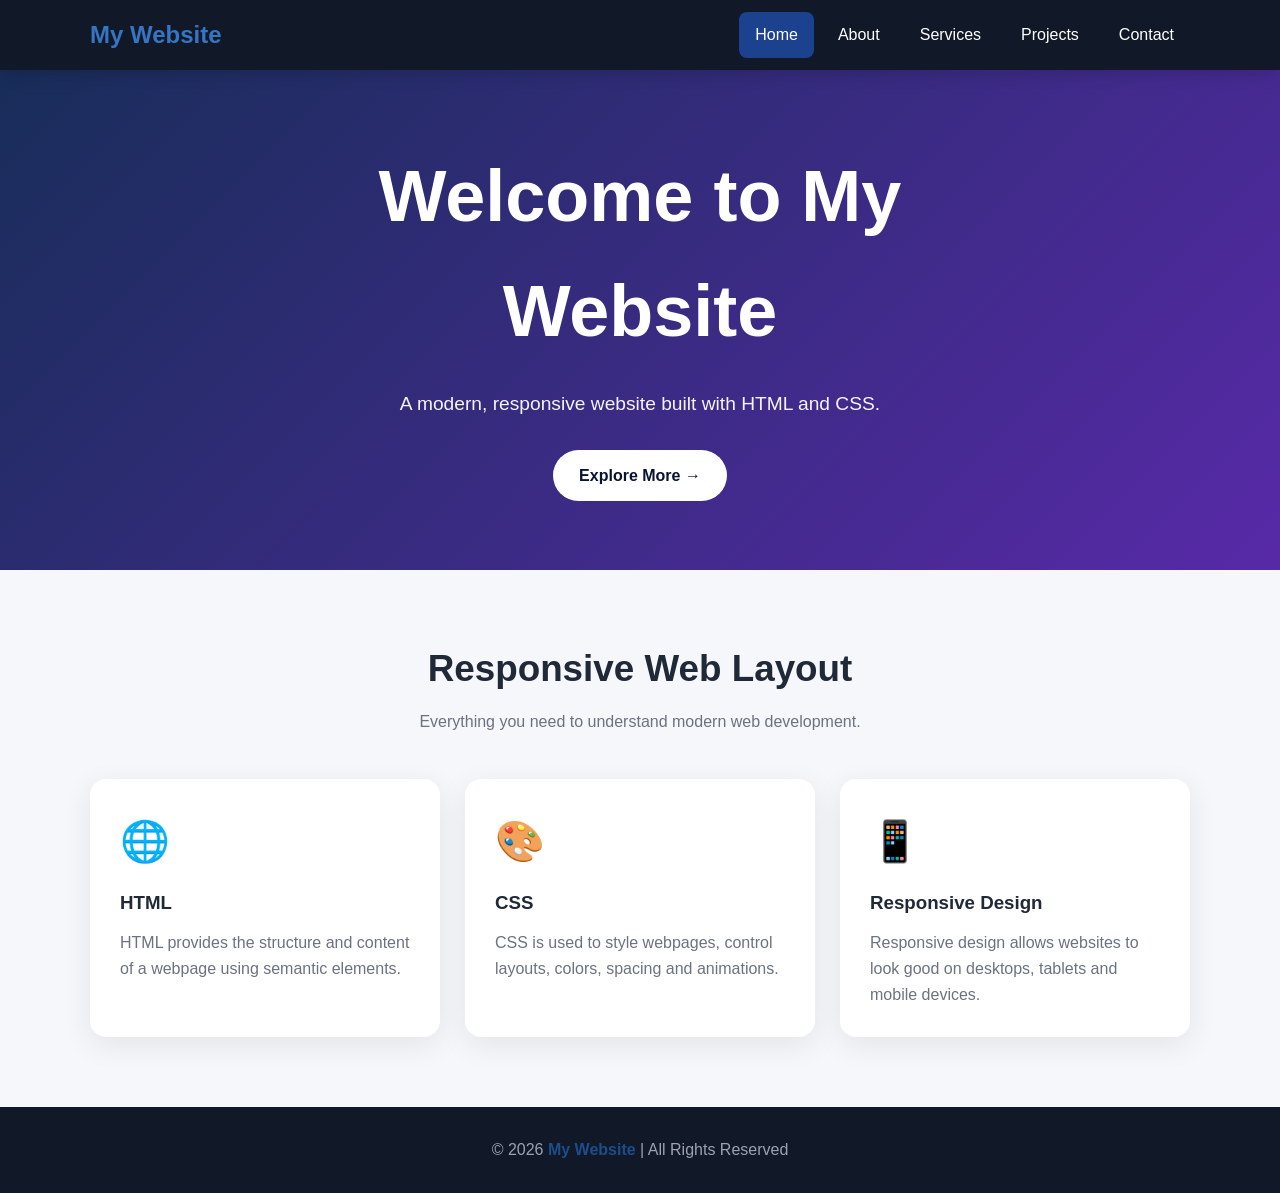
<file: index.html>
<!DOCTYPE html>
<html lang="en">

<head>
    <meta charset="UTF-8">
    <meta name="viewport" content="width=device-width, initial-scale=1.0">

    <title>My Website | Home</title>

    <link rel="stylesheet" href="style.css">
</head>

<body>

    <!-- Navigation -->
    <header class="navbar">

        <div class="nav-container">

            <a href="index.html" class="logo">
                My Website
            </a>

            <nav>
                <ul class="nav-links">

                    <li>
                        <a href="index.html" class="active">
                            Home
                        </a>
                    </li>

                    <li>
                        <a href="about.html">
                            About
                        </a>
                    </li>

                    <li>
                        <a href="services.html">
                            Services
                        </a>
                    </li>

                    <li>
                        <a href="projects.html">
                            Projects
                        </a>
                    </li>

                    <li>
                        <a href="contact.html">
                            Contact
                        </a>
                    </li>

                </ul>
            </nav>

        </div>

    </header>


    <!-- Hero -->
    <main>

        <section class="hero">

            <div class="hero-content">

                <h1>
                    Welcome to My Website
                </h1>

                <p>
                    A modern, responsive website built with
                    HTML and CSS.
                </p>

                <a href="about.html" class="btn">
                    Explore More →
                </a>

            </div>

        </section>


        <!-- Introduction -->
        <section class="section">

            <div class="container">

                <div class="section-title">

                    <h2>
                        Responsive Web Layout
                    </h2>

                    <p>
                        Everything you need to understand
                        modern web development.
                    </p>

                </div>


                <div class="cards">

                    <article class="card">

                        <div class="card-icon">
                            🌐
                        </div>

                        <h3>
                            HTML
                        </h3>

                        <p>
                            HTML provides the structure and
                            content of a webpage using
                            semantic elements.
                        </p>

                    </article>


                    <article class="card">

                        <div class="card-icon">
                            🎨
                        </div>

                        <h3>
                            CSS
                        </h3>

                        <p>
                            CSS is used to style webpages,
                            control layouts, colors, spacing
                            and animations.
                        </p>

                    </article>


                    <article class="card">

                        <div class="card-icon">
                            📱
                        </div>

                        <h3>
                            Responsive Design
                        </h3>

                        <p>
                            Responsive design allows websites
                            to look good on desktops, tablets
                            and mobile devices.
                        </p>

                    </article>

                </div>

            </div>

        </section>

    </main>


    <!-- Footer -->
    <footer>

        <p>
            © 2026 <strong>My Website</strong> |
            All Rights Reserved
        </p>

    </footer>

</body>
</html>
</file>
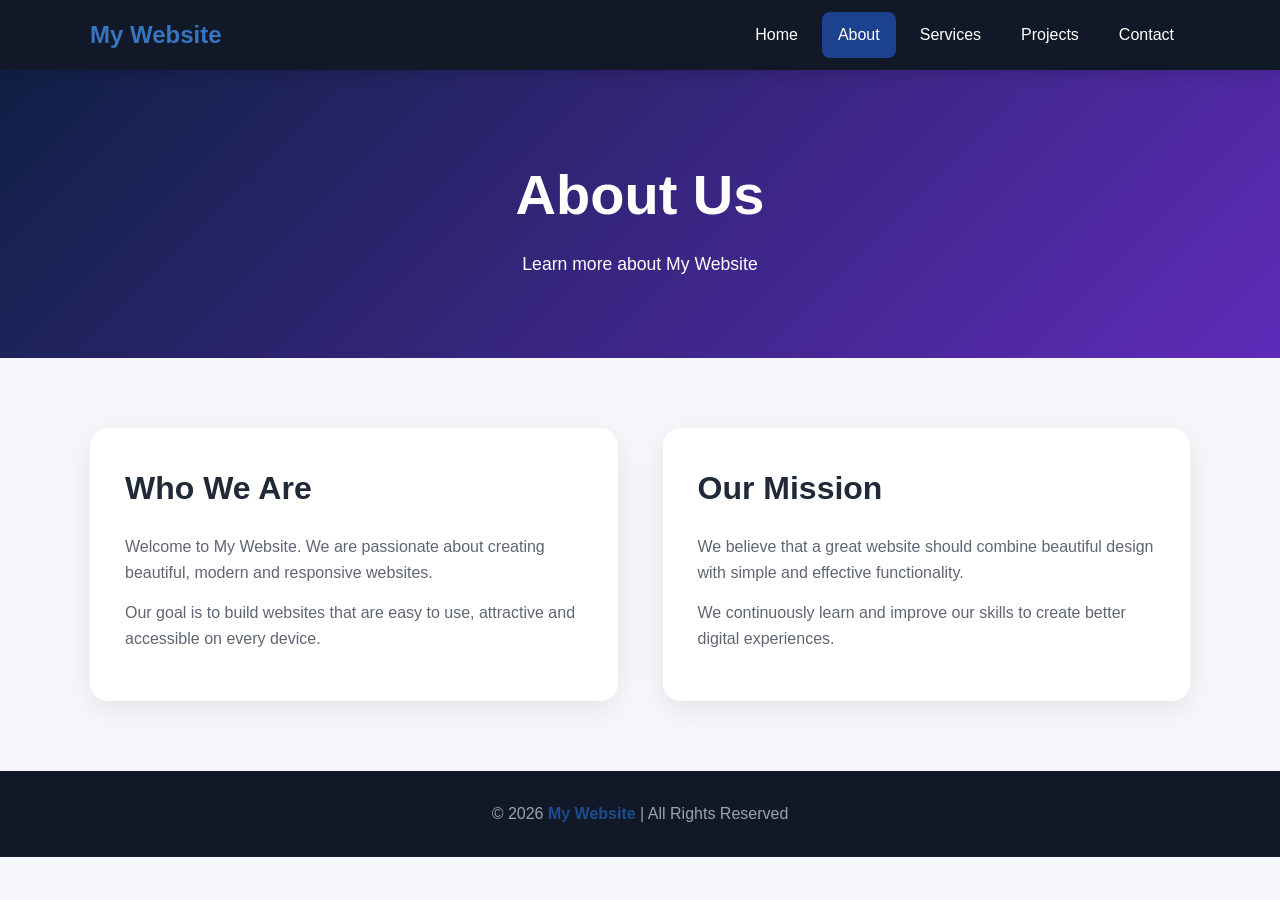
<file: about.html>
<!DOCTYPE html>
<html lang="en">

<head>
    <meta charset="UTF-8">
    <meta name="viewport" content="width=device-width, initial-scale=1.0">

    <title>My Website | About</title>

    <link rel="stylesheet" href="style.css">
</head>

<body>

    <!-- Navigation -->
    <header class="navbar">

        <div class="nav-container">

            <a href="index.html" class="logo">
                My Website
            </a>

            <nav>
                <ul class="nav-links">

                    <li>
                        <a href="index.html">
                            Home
                        </a>
                    </li>

                    <li>
                        <a href="about.html" class="active">
                            About
                        </a>
                    </li>

                    <li>
                        <a href="services.html">
                            Services
                        </a>
                    </li>

                    <li>
                        <a href="projects.html">
                            Projects
                        </a>
                    </li>

                    <li>
                        <a href="contact.html">
                            Contact
                        </a>
                    </li>

                </ul>
            </nav>

        </div>

    </header>


    <main>

        <!-- Page Header -->
        <section class="page-header">

            <h1>
                About Us
            </h1>

            <p>
                Learn more about My Website
            </p>

        </section>


        <!-- About Content -->
        <section class="section">

            <div class="container">

                <div class="about-grid">

                    <div class="about-box">

                        <h2>
                            Who We Are
                        </h2>

                        <p>
                            Welcome to My Website. We are
                            passionate about creating beautiful,
                            modern and responsive websites.
                        </p>

                        <p>
                            Our goal is to build websites that
                            are easy to use, attractive and
                            accessible on every device.
                        </p>

                    </div>


                    <div class="about-box">

                        <h2>
                            Our Mission
                        </h2>

                        <p>
                            We believe that a great website
                            should combine beautiful design
                            with simple and effective
                            functionality.
                        </p>

                        <p>
                            We continuously learn and improve
                            our skills to create better digital
                            experiences.
                        </p>

                    </div>

                </div>

            </div>

        </section>

    </main>


    <footer>

        <p>
            © 2026 <strong>My Website</strong> |
            All Rights Reserved
        </p>

    </footer>

</body>
</html>
</file>
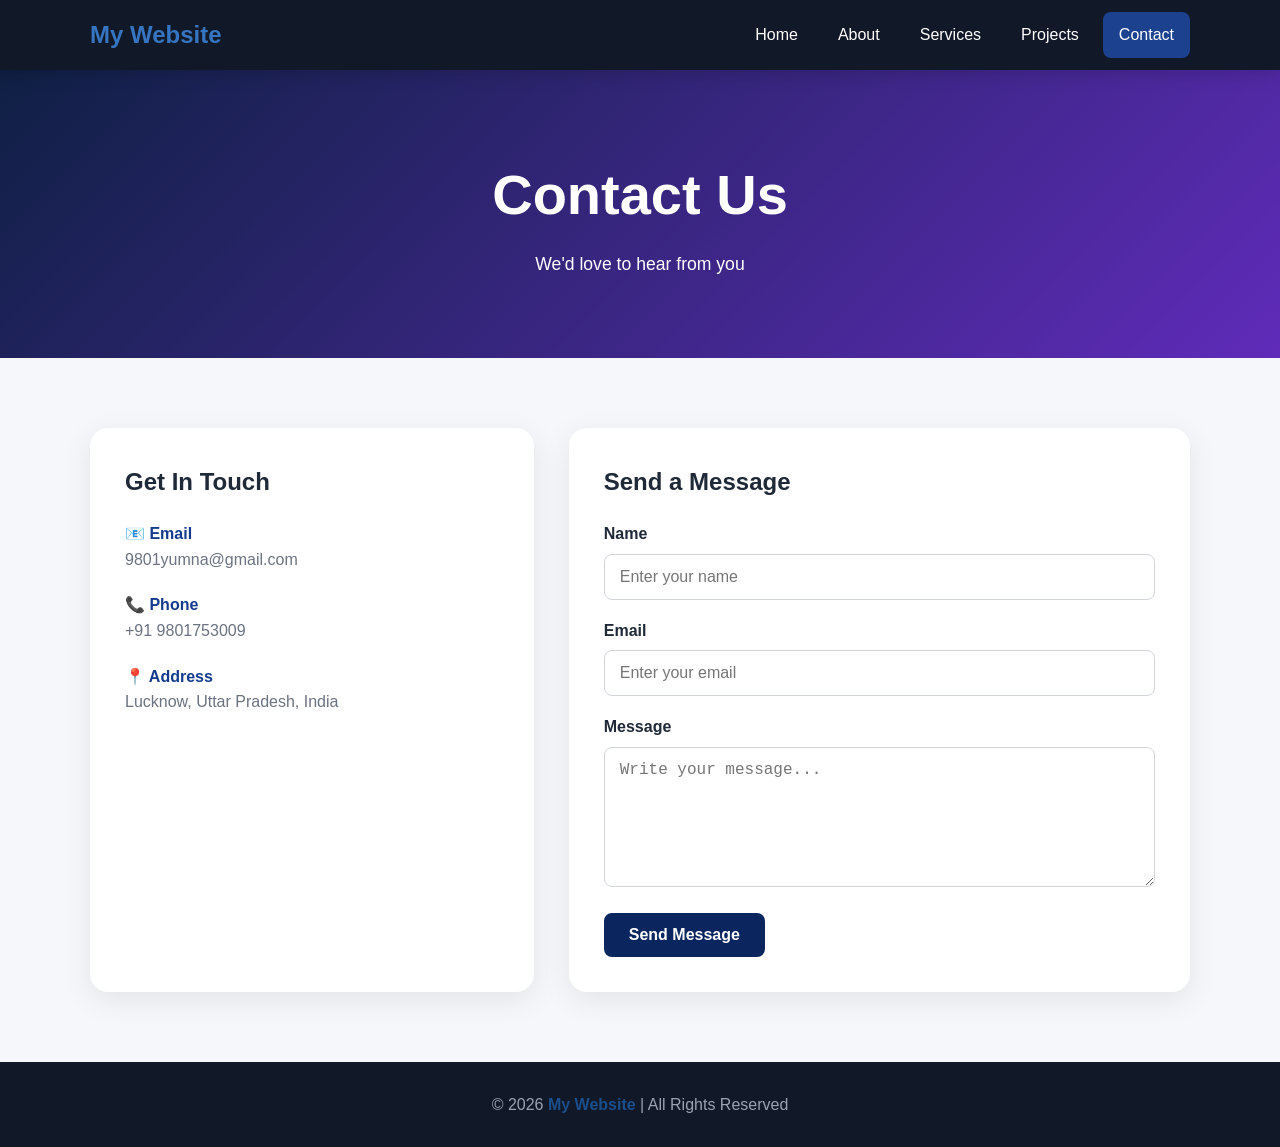
<file: contact.html>
<!DOCTYPE html>
<html lang="en">

<head>
    <meta charset="UTF-8">
    <meta name="viewport" content="width=device-width, initial-scale=1.0">

    <title>My Website | Contact</title>

    <link rel="stylesheet" href="style.css">
</head>

<body>

    <!-- Navigation -->
    <header class="navbar">

        <div class="nav-container">

            <a href="index.html" class="logo">
                My Website
            </a>

            <nav>
                <ul class="nav-links">

                    <li>
                        <a href="index.html">
                            Home
                        </a>
                    </li>

                    <li>
                        <a href="about.html">
                            About
                        </a>
                    </li>

                    <li>
                        <a href="services.html">
                            Services
                        </a>
                    </li>

                    <li>
                        <a href="projects.html">
                            Projects
                        </a>
                    </li>

                    <li>
                        <a href="contact.html" class="active">
                            Contact
                        </a>
                    </li>

                </ul>
            </nav>

        </div>

    </header>


    <main>

        <section class="page-header">

            <h1>
                Contact Us
            </h1>

            <p>
                We'd love to hear from you
            </p>

        </section>


        <section class="section">

            <div class="container">

                <div class="contact-grid">

                    <!-- Contact Information -->
                    <div class="contact-info">

                        <h2>
                            Get In Touch
                        </h2>

                        <div class="contact-item">

                            <strong>
                                📧 Email
                            </strong>

                            <span>
                                9801yumna@gmail.com
                            </span>

                        </div>


                        <div class="contact-item">

                            <strong>
                                📞 Phone
                            </strong>

                            <span>
                                +91 9801753009
                            </span>

                        </div>


                        <div class="contact-item">

                            <strong>
                                📍 Address
                            </strong>

                            <span>
                                Lucknow, Uttar Pradesh, India
                            </span>

                        </div>

                    </div>


                    <!-- Contact Form -->
                    <div class="contact-form">

                        <h2>
                            Send a Message
                        </h2>

                        <form action="#" method="post">

                            <div class="form-group">

                                <label for="name">
                                    Name
                                </label>

                                <input
                                    type="text"
                                    id="name"
                                    name="name"
                                    placeholder="Enter your name"
                                    required
                                >

                            </div>


                            <div class="form-group">

                                <label for="email">
                                    Email
                                </label>

                                <input
                                    type="email"
                                    id="email"
                                    name="email"
                                    placeholder="Enter your email"
                                    required
                                >

                            </div>


                            <div class="form-group">

                                <label for="message">
                                    Message
                                </label>

                                <textarea
                                    id="message"
                                    name="message"
                                    placeholder="Write your message..."
                                    required
                                ></textarea>

                            </div>


                            <button
                                type="submit"
                                class="submit-btn"
                            >
                                Send Message
                            </button>

                        </form>

                    </div>

                </div>

            </div>

        </section>

    </main>


    <footer>

        <p>
            © 2026 <strong>My Website</strong> |
            All Rights Reserved
        </p>

    </footer>

</body>
</html>
</file>
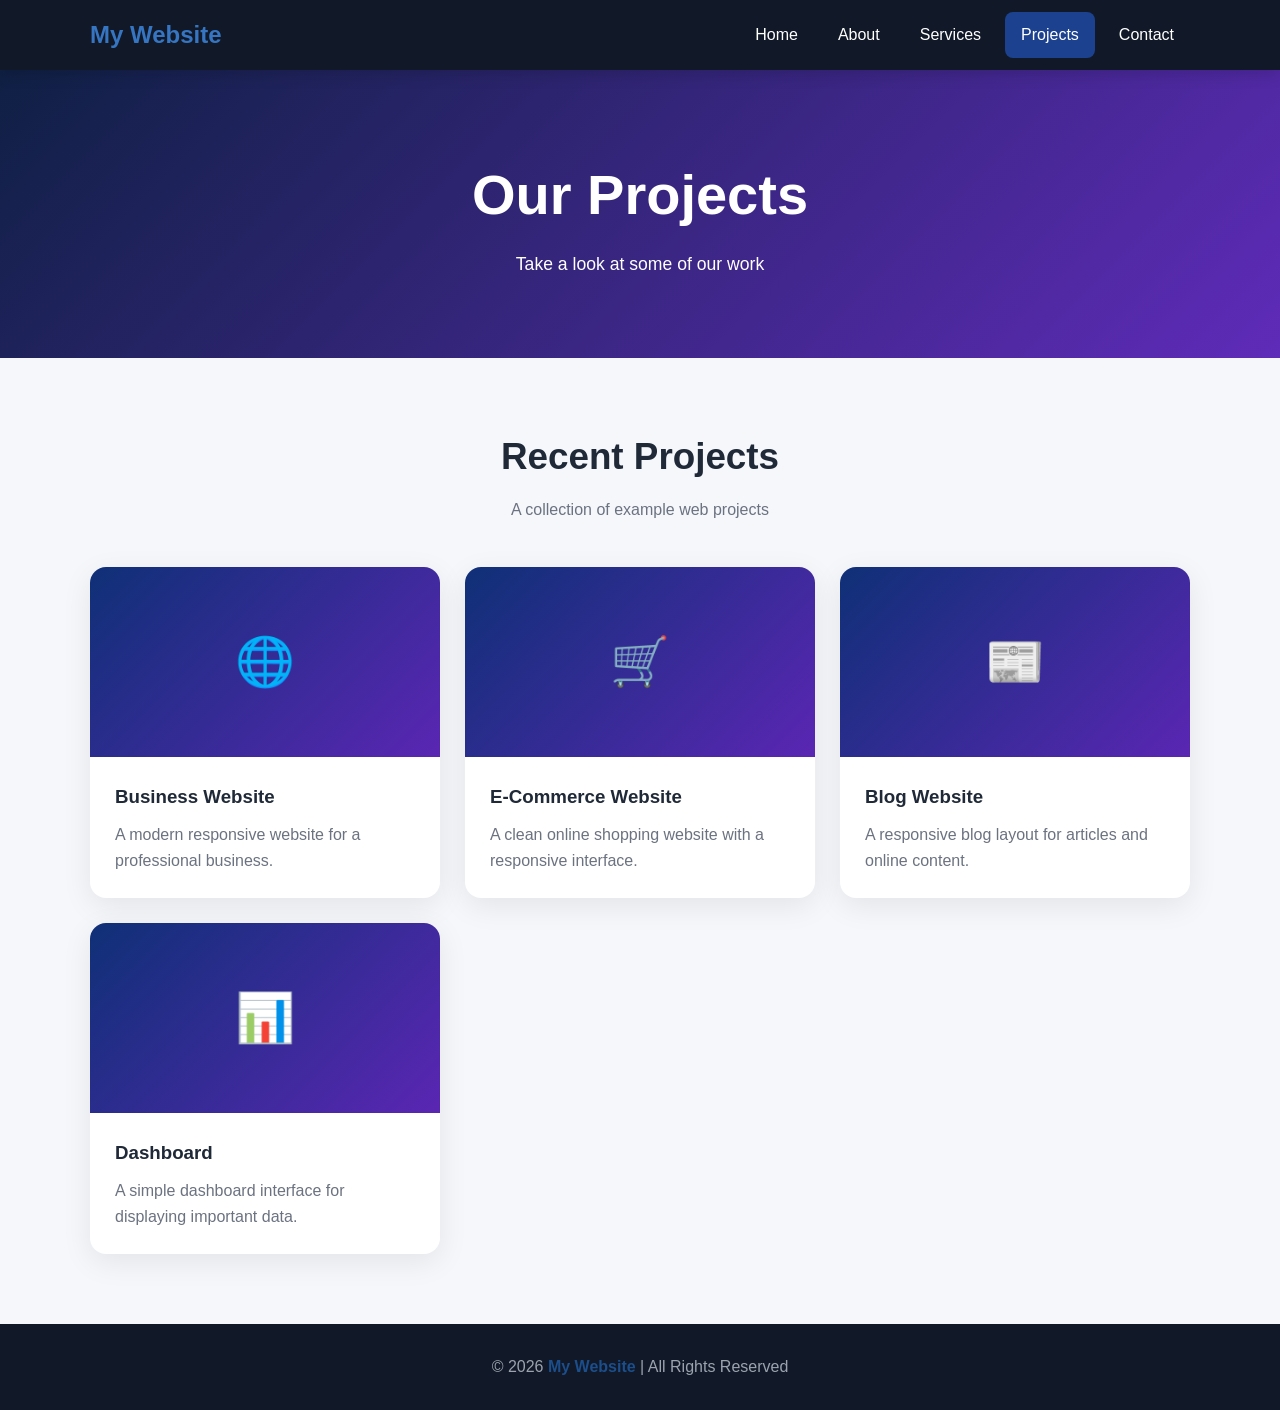
<file: projects.html>
<!DOCTYPE html>
<html lang="en">

<head>
    <meta charset="UTF-8">
    <meta name="viewport" content="width=device-width, initial-scale=1.0">

    <title>My Website | Projects</title>

    <link rel="stylesheet" href="style.css">
</head>

<body>

    <!-- Navigation -->
    <header class="navbar">

        <div class="nav-container">

            <a href="index.html" class="logo">
                My Website
            </a>

            <nav>
                <ul class="nav-links">

                    <li>
                        <a href="index.html">
                            Home
                        </a>
                    </li>

                    <li>
                        <a href="about.html">
                            About
                        </a>
                    </li>

                    <li>
                        <a href="services.html">
                            Services
                        </a>
                    </li>

                    <li>
                        <a href="projects.html" class="active">
                            Projects
                        </a>
                    </li>

                    <li>
                        <a href="contact.html">
                            Contact
                        </a>
                    </li>

                </ul>
            </nav>

        </div>

    </header>


    <main>

        <section class="page-header">

            <h1>
                Our Projects
            </h1>

            <p>
                Take a look at some of our work
            </p>

        </section>


        <section class="section">

            <div class="container">

                <div class="section-title">

                    <h2>
                        Recent Projects
                    </h2>

                    <p>
                        A collection of example web projects
                    </p>

                </div>


                <div class="cards">

                    <article class="project-card">

                        <div class="project-image">
                            🌐
                        </div>

                        <div class="project-content">

                            <h3>
                                Business Website
                            </h3>

                            <p>
                                A modern responsive website
                                for a professional business.
                            </p>

                        </div>

                    </article>


                    <article class="project-card">

                        <div class="project-image">
                            🛒
                        </div>

                        <div class="project-content">

                            <h3>
                                E-Commerce Website
                            </h3>

                            <p>
                                A clean online shopping website
                                with a responsive interface.
                            </p>

                        </div>

                    </article>


                    <article class="project-card">

                        <div class="project-image">
                            📰
                        </div>

                        <div class="project-content">

                            <h3>
                                Blog Website
                            </h3>

                            <p>
                                A responsive blog layout for
                                articles and online content.
                            </p>

                        </div>

                    </article>


                    <article class="project-card">

                        <div class="project-image">
                            📊
                        </div>

                        <div class="project-content">

                            <h3>
                                Dashboard
                            </h3>

                            <p>
                                A simple dashboard interface
                                for displaying important data.
                            </p>

                        </div>

                    </article>

                </div>

            </div>

        </section>

    </main>


    <footer>

        <p>
            © 2026 <strong>My Website</strong> |
            All Rights Reserved
        </p>

    </footer>

</body>
</html>
</file>
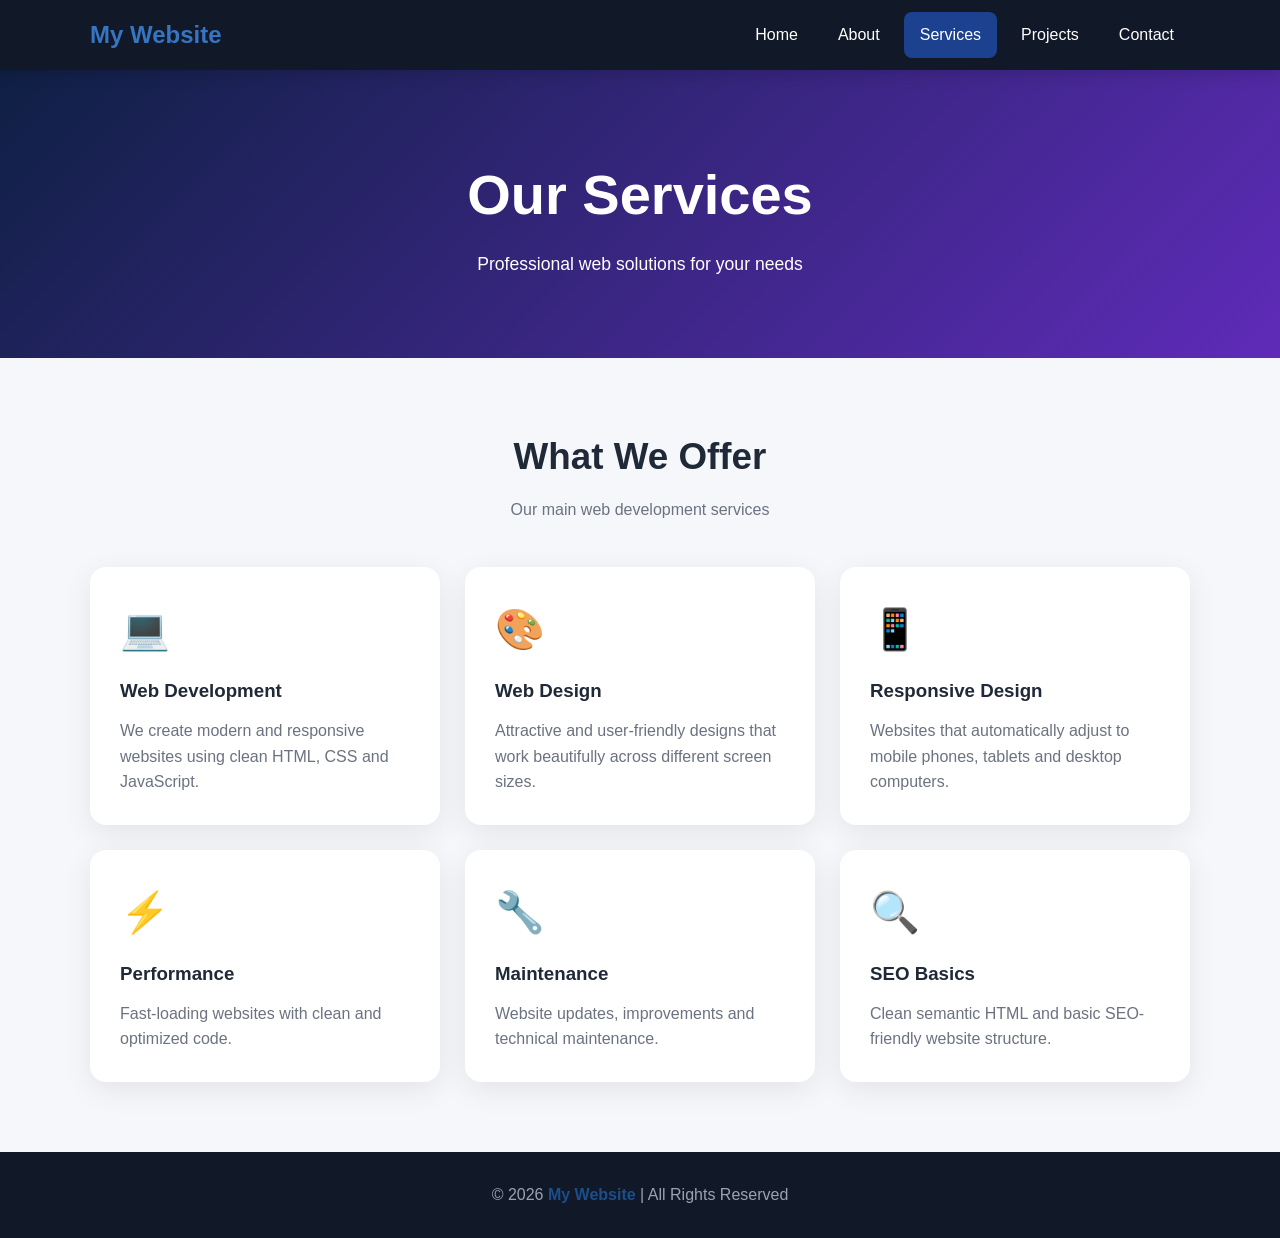
<file: services.html>
<!DOCTYPE html>
<html lang="en">

<head>
    <meta charset="UTF-8">
    <meta name="viewport" content="width=device-width, initial-scale=1.0">

    <title>My Website | Services</title>

    <link rel="stylesheet" href="style.css">
</head>

<body>

    <!-- Navigation -->
    <header class="navbar">

        <div class="nav-container">

            <a href="index.html" class="logo">
                My Website
            </a>

            <nav>
                <ul class="nav-links">

                    <li>
                        <a href="index.html">
                            Home
                        </a>
                    </li>

                    <li>
                        <a href="about.html">
                            About
                        </a>
                    </li>

                    <li>
                        <a href="services.html" class="active">
                            Services
                        </a>
                    </li>

                    <li>
                        <a href="projects.html">
                            Projects
                        </a>
                    </li>

                    <li>
                        <a href="contact.html">
                            Contact
                        </a>
                    </li>

                </ul>
            </nav>

        </div>

    </header>


    <main>

        <section class="page-header">

            <h1>
                Our Services
            </h1>

            <p>
                Professional web solutions for your needs
            </p>

        </section>


        <section class="section">

            <div class="container">

                <div class="section-title">

                    <h2>
                        What We Offer
                    </h2>

                    <p>
                        Our main web development services
                    </p>

                </div>


                <div class="cards">

                    <article class="card">

                        <div class="card-icon">
                            💻
                        </div>

                        <h3>
                            Web Development
                        </h3>

                        <p>
                            We create modern and responsive
                            websites using clean HTML, CSS
                            and JavaScript.
                        </p>

                    </article>


                    <article class="card">

                        <div class="card-icon">
                            🎨
                        </div>

                        <h3>
                            Web Design
                        </h3>

                        <p>
                            Attractive and user-friendly designs
                            that work beautifully across different
                            screen sizes.
                        </p>

                    </article>


                    <article class="card">

                        <div class="card-icon">
                            📱
                        </div>

                        <h3>
                            Responsive Design
                        </h3>

                        <p>
                            Websites that automatically adjust
                            to mobile phones, tablets and
                            desktop computers.
                        </p>

                    </article>


                    <article class="card">

                        <div class="card-icon">
                            ⚡
                        </div>

                        <h3>
                            Performance
                        </h3>

                        <p>
                            Fast-loading websites with clean
                            and optimized code.
                        </p>

                    </article>


                    <article class="card">

                        <div class="card-icon">
                            🔧
                        </div>

                        <h3>
                            Maintenance
                        </h3>

                        <p>
                            Website updates, improvements
                            and technical maintenance.
                        </p>

                    </article>


                    <article class="card">

                        <div class="card-icon">
                            🔍
                        </div>

                        <h3>
                            SEO Basics
                        </h3>

                        <p>
                            Clean semantic HTML and basic
                            SEO-friendly website structure.
                        </p>

                    </article>

                </div>

            </div>

        </section>

    </main>


    <footer>

        <p>
            © 2026 <strong>My Website</strong> |
            All Rights Reserved
        </p>

    </footer>

</body>
</html>
</file>
<file: style.css>
/* =========================
   RESET
========================= */

* {
    margin: 0;
    padding: 0;
    box-sizing: border-box;
}

html {
    scroll-behavior: smooth;
}

body {
    font-family: Arial, Helvetica, sans-serif;
    line-height: 1.6;
    background: #f5f7fb;
    color: #1f2937;
}

a {
    text-decoration: none;
    color: inherit;
}

.container {
    width: min(1100px, 90%);
    margin: auto;
}


/* =========================
   NAVIGATION
========================= */

.navbar {
    background: #111827;
    color: white;
    position: sticky;
    top: 0;
    z-index: 1000;
    box-shadow: 0 4px 15px rgba(0, 0, 0, 0.15);
}

.nav-container {
    width: min(1100px, 90%);
    margin: auto;

    min-height: 70px;

    display: flex;
    justify-content: space-between;
    align-items: center;
}

.logo {
    font-size: 1.5rem;
    font-weight: bold;
    color: #3675c2;
}

.nav-links {
    display: flex;
    list-style: none;
    gap: 8px;
}

.nav-links a {
    display: block;
    padding: 10px 16px;
    border-radius: 8px;
    transition: 0.3s;
}

.nav-links a:hover,
.nav-links a.active {
    background: #1c418f;
    color: white;
}


/* =========================
   HERO
========================= */

.hero {
    min-height: 500px;

    display: flex;
    align-items: center;
    justify-content: center;

    text-align: center;

    background:
        linear-gradient(
            135deg,
            rgba(12, 34, 80, 0.95),
            rgba(79, 30, 163, 0.95)
        );
    
    color: white;
}

.hero-content {
    max-width: 750px;
}

.hero h1 {
    font-size: clamp(2.5rem, 6vw, 4.5rem);
    margin-bottom: 20px;
}

.hero p {
    font-size: 1.2rem;
    opacity: 0.95;
    margin-bottom: 30px;
}

.btn {
    display: inline-block;
    padding: 13px 26px;
    border-radius: 30px;
    background: white;
    color: #081531;
    font-weight: bold;
    transition: 0.3s;
}

.btn:hover {
    transform: translateY(-3px);
    box-shadow: 0 10px 25px rgba(0, 0, 0, 0.2);
}


/* =========================
   PAGE HEADER
========================= */

.page-header {
    padding: 80px 20px;
    text-align: center;
    color: white;

    background:
        linear-gradient(
            135deg,
            #0f2044,
            #5f2bb9
        );
}

.page-header h1 {
    font-size: clamp(2.2rem, 5vw, 3.5rem);
    margin-bottom: 10px;
}

.page-header p {
    font-size: 1.1rem;
}


/* =========================
   SECTIONS
========================= */

.section {
    padding: 70px 0;
}

.section-title {
    text-align: center;
    margin-bottom: 45px;
}

.section-title h2 {
    font-size: 2.3rem;
    margin-bottom: 10px;
}

.section-title p {
    color: #6b7280;
}


/* =========================
   CARDS
========================= */

.cards {
    display: grid;
    grid-template-columns: repeat(3, 1fr);
    gap: 25px;
}

.card {
    background: white;
    padding: 30px;
    border-radius: 16px;

    box-shadow: 0 8px 30px rgba(0, 0, 0, 0.08);

    transition: 0.3s;
}

.card:hover {
    transform: translateY(-7px);
    box-shadow: 0 15px 35px rgba(0, 0, 0, 0.12);
}

.card-icon {
    font-size: 2.5rem;
    margin-bottom: 15px;
}

.card h3 {
    margin-bottom: 12px;
}

.card p {
    color: #6b7280;
}


/* =========================
   ABOUT
========================= */

.about-grid {
    display: grid;
    grid-template-columns: 1fr 1fr;
    gap: 45px;
    align-items: center;
}

.about-box {
    background: white;
    padding: 35px;
    border-radius: 18px;
    box-shadow: 0 8px 30px rgba(0, 0, 0, 0.08);
}

.about-box h2 {
    margin-bottom: 20px;
    font-size: 2rem;
}

.about-box p {
    color: #5f6673;
    margin-bottom: 15px;
}


/* =========================
   PROJECTS
========================= */

.project-card {
    background: white;
    border-radius: 16px;
    overflow: hidden;
    box-shadow: 0 8px 30px rgba(0, 0, 0, 0.08);
    transition: 0.3s;
}

.project-card:hover {
    transform: translateY(-6px);
}

.project-image {
    height: 190px;

    display: flex;
    align-items: center;
    justify-content: center;

    background: linear-gradient(
        135deg,
        #0f3077,
        #5a26b3
    );

    color: white;
    font-size: 3rem;
}

.project-content {
    padding: 25px;
}

.project-content h3 {
    margin-bottom: 10px;
}

.project-content p {
    color: #6b7280;
}


/* =========================
   CONTACT
========================= */

.contact-grid {
    display: grid;
    grid-template-columns: 1fr 1.4fr;
    gap: 35px;
}

.contact-info,
.contact-form {
    background: white;
    padding: 35px;
    border-radius: 18px;
    box-shadow: 0 8px 30px rgba(0, 0, 0, 0.08);
}

.contact-info h2,
.contact-form h2 {
    margin-bottom: 20px;
}

.contact-item {
    margin-bottom: 20px;
}

.contact-item strong {
    display: block;
    color: #143b8d;
}

.contact-item span {
    color: #6b7280;
}

.form-group {
    margin-bottom: 18px;
}

.form-group label {
    display: block;
    margin-bottom: 7px;
    font-weight: bold;
}

.form-group input,
.form-group textarea {
    width: 100%;
    padding: 13px 15px;
    border: 1px solid #d1d5db;
    border-radius: 8px;
    font-size: 1rem;
    outline: none;
}

.form-group input:focus,
.form-group textarea:focus {
    border-color: #133070;
}

.form-group textarea {
    height: 140px;
    resize: vertical;
}

.submit-btn {
    border: none;
    cursor: pointer;
    background: #0b265f;
    color: white;
    padding: 13px 25px;
    border-radius: 8px;
    font-size: 1rem;
    font-weight: bold;
}

.submit-btn:hover {
    background: #0b215e;
}


/* =========================
   FOOTER
========================= */

footer {
    background: #111827;
    color: #9ca3af;
    text-align: center;
    padding: 30px 20px;
}

footer strong {
    color: #1b4e8b;
}


/* =========================
   MOBILE
========================= */

@media (max-width: 768px) {

    .nav-container {
        flex-direction: column;
        padding: 15px 0;
        gap: 12px;
    }

    .nav-links {
        flex-wrap: wrap;
        justify-content: center;
    }

    .nav-links a {
        padding: 7px 10px;
        font-size: 0.9rem;
    }

    .hero {
        min-height: 450px;
    }

    .cards {
        grid-template-columns: 1fr;
    }

    .about-grid {
        grid-template-columns: 1fr;
    }

    .contact-grid {
        grid-template-columns: 1fr;
    }

    .section {
        padding: 50px 0;
    }
}
</file>
